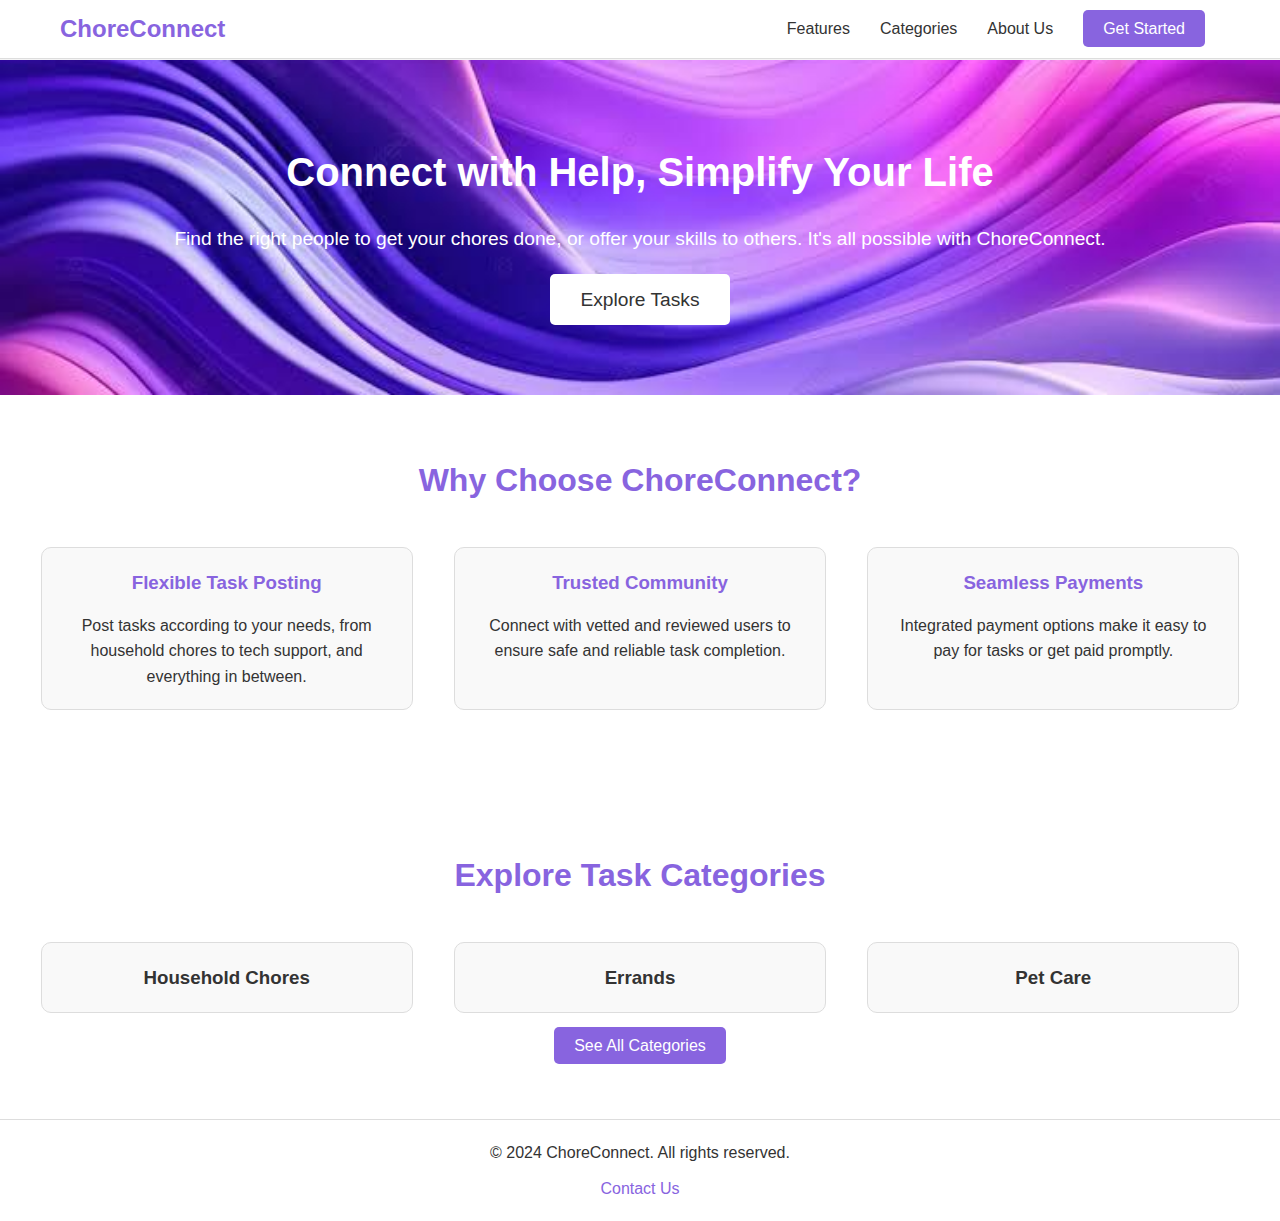
<file: index.html>
<!DOCTYPE html>
<html lang="en">
<head>
    <meta charset="UTF-8">
    <meta name="viewport" content="width=device-width, initial-scale=1.0">
    <title>ChoreConnect - Simplify Your To-Do List</title>
    <link rel="stylesheet" href="landing.css">
</head>
<body>
    <header>
        <nav>
            <div class="logo">ChoreConnect</div>
            <ul>
                <li><a href="#features">Features</a></li>
                <li><a href="#categories">Categories</a></li>
                <li><a href="about.html">About Us</a></li>
                <li><a href="./login.html" class="btn">Get Started</a></li>
            </ul>
        </nav>
    </header>

    <section class="hero">
        <div class="hero-content">
            <h1>Connect with Help, Simplify Your Life</h1>
            <p>Find the right people to get your chores done, or offer your skills to others. It's all possible with ChoreConnect.</p>
            <a href="#categories" class="cta">Explore Tasks</a>
        </div>
    </section>

    <section id="features" class="features">
        <h2>Why Choose ChoreConnect?</h2>
        <div class="features-grid">
            <div class="feature-item">
                <h3>Flexible Task Posting</h3>
                <p>Post tasks according to your needs, from household chores to tech support, and everything in between.</p>
            </div>
            <div class="feature-item">
                <h3>Trusted Community</h3>
                <p>Connect with vetted and reviewed users to ensure safe and reliable task completion.</p>
            </div>
            <div class="feature-item">
                <h3>Seamless Payments</h3>
                <p>Integrated payment options make it easy to pay for tasks or get paid promptly.</p>
            </div>
        </div>
    </section>

    <section id="categories" class="categories">
        <h2>Explore Task Categories</h2>
        <div class="category-grid">
            <div class="category-item">
                <h3>Household Chores</h3>
            </div>
            <div class="category-item">
                <h3>Errands</h3>
            </div>
            <div class="category-item">
                <h3>Pet Care</h3>
            </div>
            <!-- Add more categories as needed -->
        </div>
        <a href="category.html" class="btn">See All Categories</a>
    </section>

    <footer id="contact">
        <p>&copy; 2024 ChoreConnect. All rights reserved.</p>
        <a href="mailto:info@choreconnect.com">Contact Us</a>
    </footer>
</body>
</html>
</file>
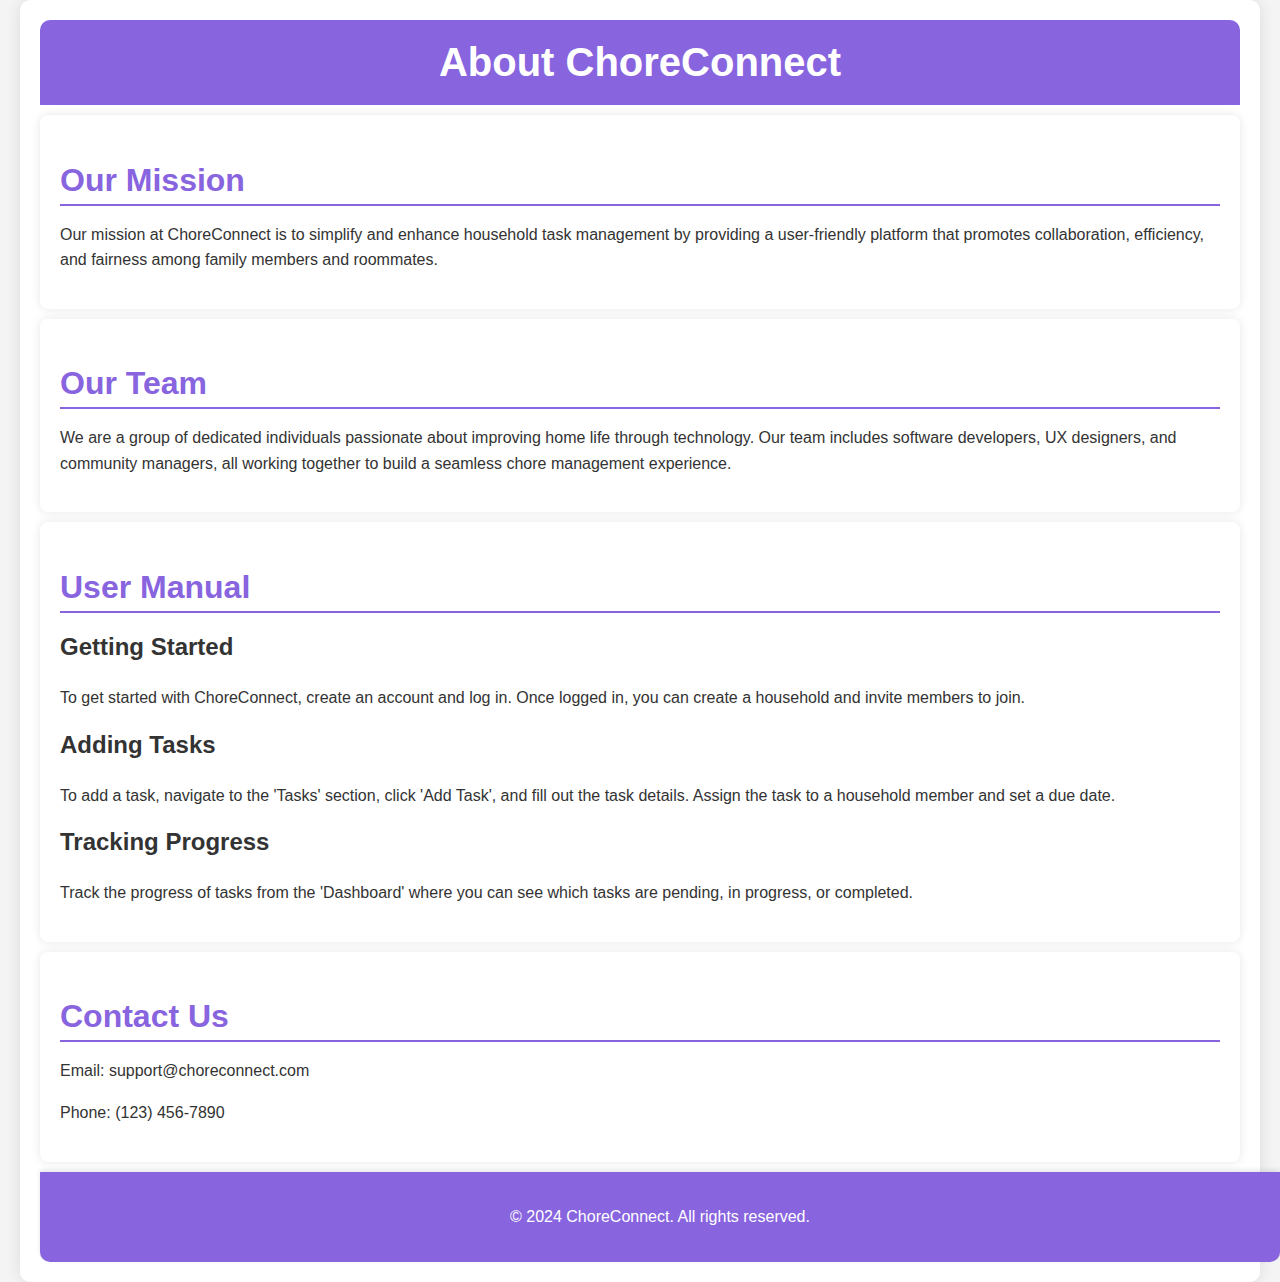
<file: about.html>
<!DOCTYPE html>
<html lang="en">
<head>
    <meta charset="UTF-8">
    <meta name="viewport" content="width=device-width, initial-scale=1.0">
    <title>About ChoreConnect</title>
    <link rel="stylesheet" href="about.css">
</head>
<body>
    <div class="container">
        <header>
            <h1>About ChoreConnect</h1>
        </header>
        <section>
            <h2>Our Mission</h2>
            <p>Our mission at ChoreConnect is to simplify and enhance household task management by providing a user-friendly platform that promotes collaboration, efficiency, and fairness among family members and roommates.</p>
        </section>
        <section>
            <h2>Our Team</h2>
            <p>We are a group of dedicated individuals passionate about improving home life through technology. Our team includes software developers, UX designers, and community managers, all working together to build a seamless chore management experience.</p>
        </section>
        <section>
            <h2>User Manual</h2>
            <h3>Getting Started</h3>
            <p>To get started with ChoreConnect, create an account and log in. Once logged in, you can create a household and invite members to join.</p>
            <h3>Adding Tasks</h3>
            <p>To add a task, navigate to the 'Tasks' section, click 'Add Task', and fill out the task details. Assign the task to a household member and set a due date.</p>
            <h3>Tracking Progress</h3>
            <p>Track the progress of tasks from the 'Dashboard' where you can see which tasks are pending, in progress, or completed.</p>
        </section>
        <section>
            <h2>Contact Us</h2>
            <p>Email: support@choreconnect.com</p>
            <p>Phone: (123) 456-7890</p>
        </section>
        <footer>
            <p>&copy; 2024 ChoreConnect. All rights reserved.</p>
        </footer>
    </div>
</body>
</html>
</file>
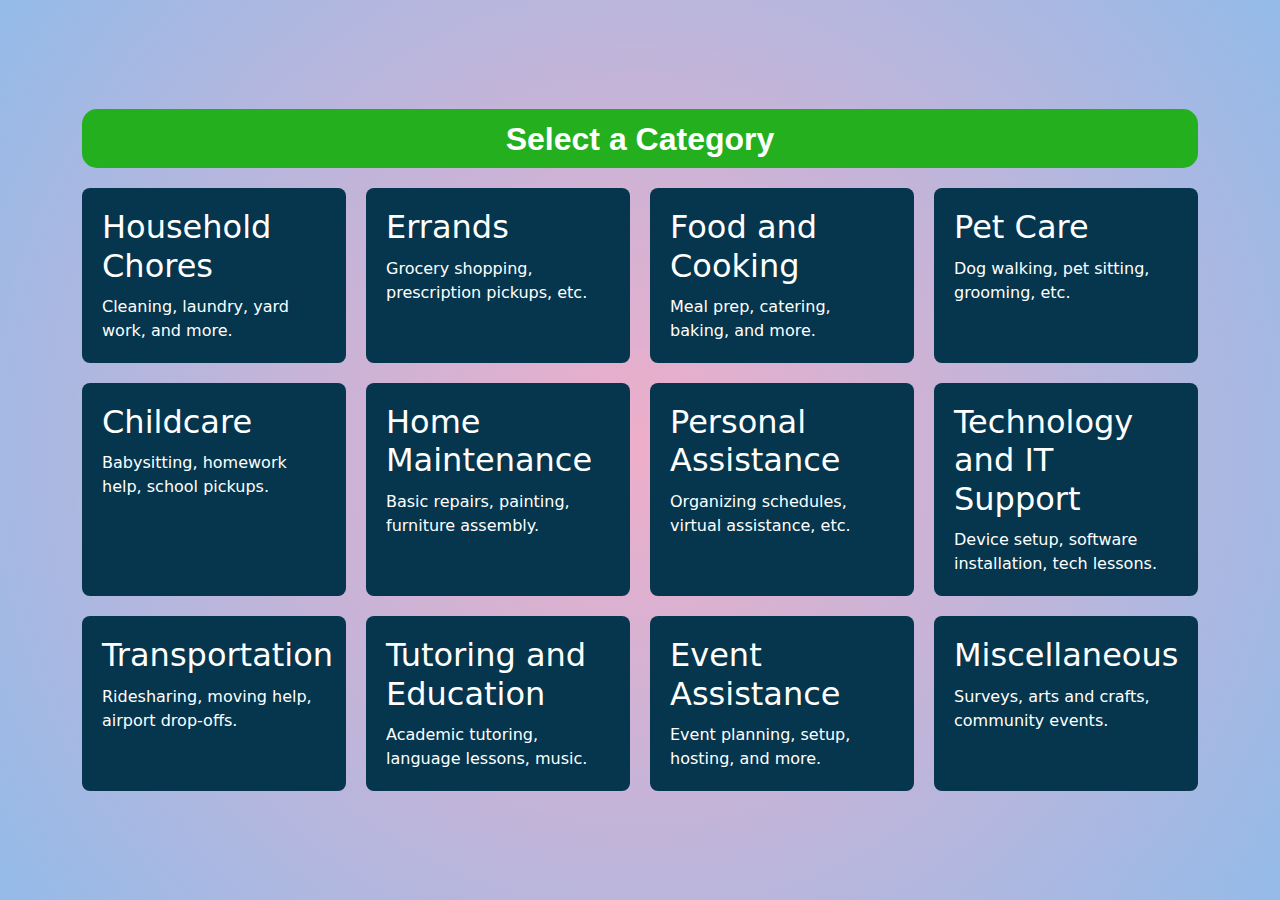
<file: category.html>
<!DOCTYPE html>
<html lang="en">
<head>
    <meta charset="UTF-8">
    <meta name="viewport" content="width=device-width, initial-scale=1.0">
    <title>ChoreConnect Categories</title>
    <link rel="stylesheet" href="category.css">
    <link href="https://cdn.jsdelivr.net/npm/bootstrap@5.3.3/dist/css/bootstrap.min.css" rel="stylesheet" integrity="sha384-QWTKZyjpPEjISv5WaRU9OFeRpok6YctnYmDr5pNlyT2bRjXh0JMhjY6hW+ALEwIH" crossorigin="anonymous">
</head>
<body>
    <div class="container">
        <div class="category1">Select a Category</div>
        <div class="category-grid">
            <div class="category" onclick="location.href='household-chores.html';">
                <h2>Household Chores</h2>
                <p>Cleaning, laundry, yard work, and more.</p>
            </div>
            <div class="category" onclick="location.href='errands.html';">
                <h2>Errands</h2>
                <p>Grocery shopping, prescription pickups, etc.</p>
            </div>
            <div class="category" onclick="location.href='food-cooking.html';">
                <h2>Food and Cooking</h2>
                <p>Meal prep, catering, baking, and more.</p>
            </div>
            <div class="category" onclick="location.href='pet-care.html';">
                <h2>Pet Care</h2>
                <p>Dog walking, pet sitting, grooming, etc.</p>
            </div>
            <div class="category" onclick="location.href='childcare.html';">
                <h2>Childcare</h2>
                <p>Babysitting, homework help, school pickups.</p>
            </div>
            <div class="category" onclick="location.href='home-maintenance.html';">
                <h2>Home Maintenance</h2>
                <p>Basic repairs, painting, furniture assembly.</p>
            </div>
            <div class="category" onclick="location.href='personal-assistance.html';">
                <h2>Personal Assistance</h2>
                <p>Organizing schedules, virtual assistance, etc.</p>
            </div>
            <div class="category" onclick="location.href='tech-support.html';">
                <h2>Technology and IT Support</h2>
                <p>Device setup, software installation, tech lessons.</p>
            </div>
            <div class="category" onclick="location.href='transportation.html';">
                <h2>Transportation</h2>
                <p>Ridesharing, moving help, airport drop-offs.</p>
            </div>
            <div class="category" onclick="location.href='tutoring-education.html';">
                <h2>Tutoring and Education</h2>
                <p>Academic tutoring, language lessons, music.</p>
            </div>
            <div class="category" onclick="location.href='event-assistance.html';">
                <h2>Event Assistance</h2>
                <p>Event planning, setup, hosting, and more.</p>
            </div>
            <div class="category" onclick="location.href='miscellaneous.html';">
                <h2>Miscellaneous</h2>
                <p>Surveys, arts and crafts, community events.</p>
            </div>
        </div>
    </div>
    <script src="https://cdn.jsdelivr.net/npm/bootstrap@5.3.3/dist/js/bootstrap.bundle.min.js" integrity="sha384-YvpcrYf0tY3lHB60NNkmXc5s9fDVZLESaAA55NDzOxhy9GkcIdslK1eN7N6jIeHz" crossorigin="anonymous"></script>
</body>
</html>
</file>
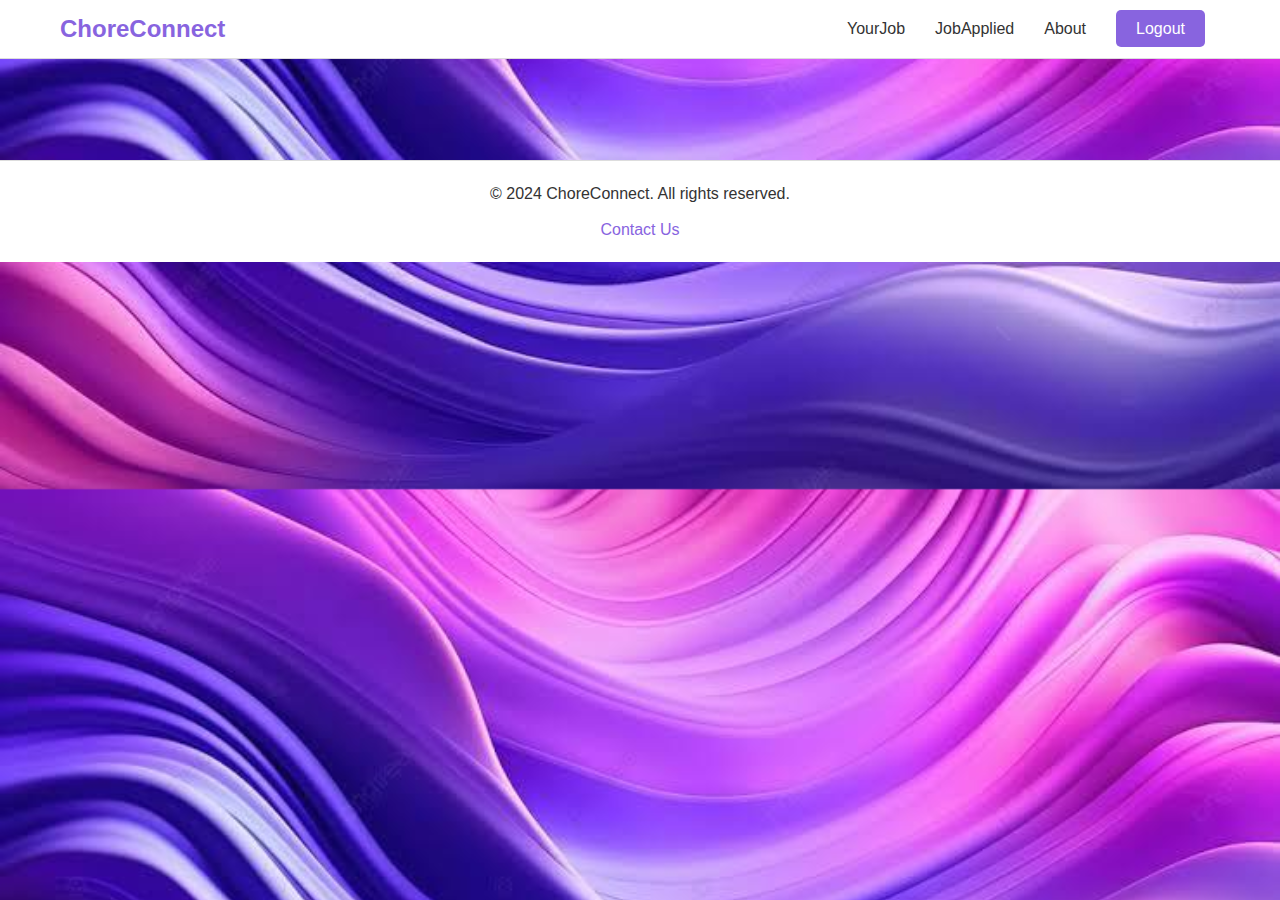
<file: feed.html>
<!DOCTYPE html>
<html lang="en">
<head>
    <meta charset="UTF-8">
    <meta name="viewport" content="width=device-width, initial-scale=1.0">
    <title>ChoreConnect - Task Feed</title>
    <link rel="stylesheet" href="feet.css">
</head>
<body>
    <header>
        <nav>
            <div class="logo">ChoreConnect</div>
            <ul>
                <li><a id="profile" href="#home"></a></li>
                <li><a href="#profile">YourJob</a></li>
                <li><a href="#messages">JobApplied</a></li>
                <li><a href="./about.html">About</a></li>
                <li><a id="logout" class="btn">Logout</a></li>
            </ul>
        </nav>
    </header>

    <section class="feed">

    </section>

    <footer>
        <p>&copy; 2024 ChoreConnect. All rights reserved.</p>
        <a href="mailto:info@choreconnect.com">Contact Us</a>
    </footer>
</body>
<script>
    var user;
    var template = '<div class="feed-container"><div class="task"><h3>Task Title: Lawn Mowing</h3><p>Description: Need someone to mow my lawn this weekend. Must have your own equipment.</p><p>Category: Household Chores</p><p>Posted by: User123</p><p>Price:</p><div class="task-actions"><button class="btn accept">Apply</button></div></div</div>'
   
    function getQueryParam(name) {
    const params = new URLSearchParams(window.location.search);
    return params.get(name);
    }
    const userParam = getQueryParam('user');

if (userParam) {
    // Decode and parse the JSON string back into an object
    user = JSON.parse(decodeURIComponent(userParam));
} else {
    console.log('User parameter not found');
}
//
//
document.querySelector("#profile").addEventListener("click",function(){
    window.location.href = "./profile.html?user=" + encodeURIComponent(JSON.stringify(user));
})
//
document.querySelector("#profile").textContent = user.name
// suggesting feeds.... 
var jobData;
async function fetchJobs() {
    try {
        const response = await fetch(`https://statuscodebackend.onrender.com/jobs`);
        if (!response.ok) {
            throw new Error('Network response was not ok');
        }
        jobData = await response.json();
    } catch (error) {
        console.error('Error fetching users:', error);
    }
}
document.querySelector("#logout").addEventListener("click",function(){
    window.location.href = "./index.html"
})

fetchJobs()
var trackedJob = []
setTimeout(()=>{
    var userTags = user.tags
    for(var item=0;item<userTags.length;item++){
        const filteredData = jobData.filter(items => 
            Array.isArray(items.tags) && items.tags.includes(userTags[item])
        );
        for(var i=0;i<filteredData.length;i++){
            if(filteredData[i].ownerEmail != user.email && !trackedJob.includes(filteredData[i])){
                trackedJob.push(filteredData[i])
            }
        }
    }
    console.log(trackedJob)

    var m = document.querySelector("section")
for(var i=0;i<trackedJob.length;i++){
    m.innerHTML += template
}
var jj = document.querySelectorAll(".task")

for(var ii=0;ii<jj.length;ii++){
    jj[ii].querySelector("h3").textContent = "Task Title: " + trackedJob[ii].title
    var alle = jj[ii].querySelectorAll("p")
    alle[0].textContent = "Description: " + trackedJob[ii].des
    var cat =""
    for(var n=0;n<trackedJob[ii].tags.length;n++){
        if(n == trackedJob[ii].tags.length-1){
            cat += trackedJob[ii].tags[n]
        }
        else{
            cat += trackedJob[ii].tags[n] + ","
        }
    }
    alle[1].textContent = "Category: " + cat
    alle[2].textContent = "Posted By: " + trackedJob[ii].ownerEmail
    alle[3].textContent = "Price: " + trackedJob[ii].price
    console.log(trackedJob[ii])
}
all_b = document.querySelectorAll(".btn")
var all_applied = user.appliedJobId
for(var ib=0;ib<all_b.length;ib++){
    all_b[ib].addEventListener("click",function(){
        this.textContent = "Applied"
        
    })
}

},2000)





</script>
</html>
</file>
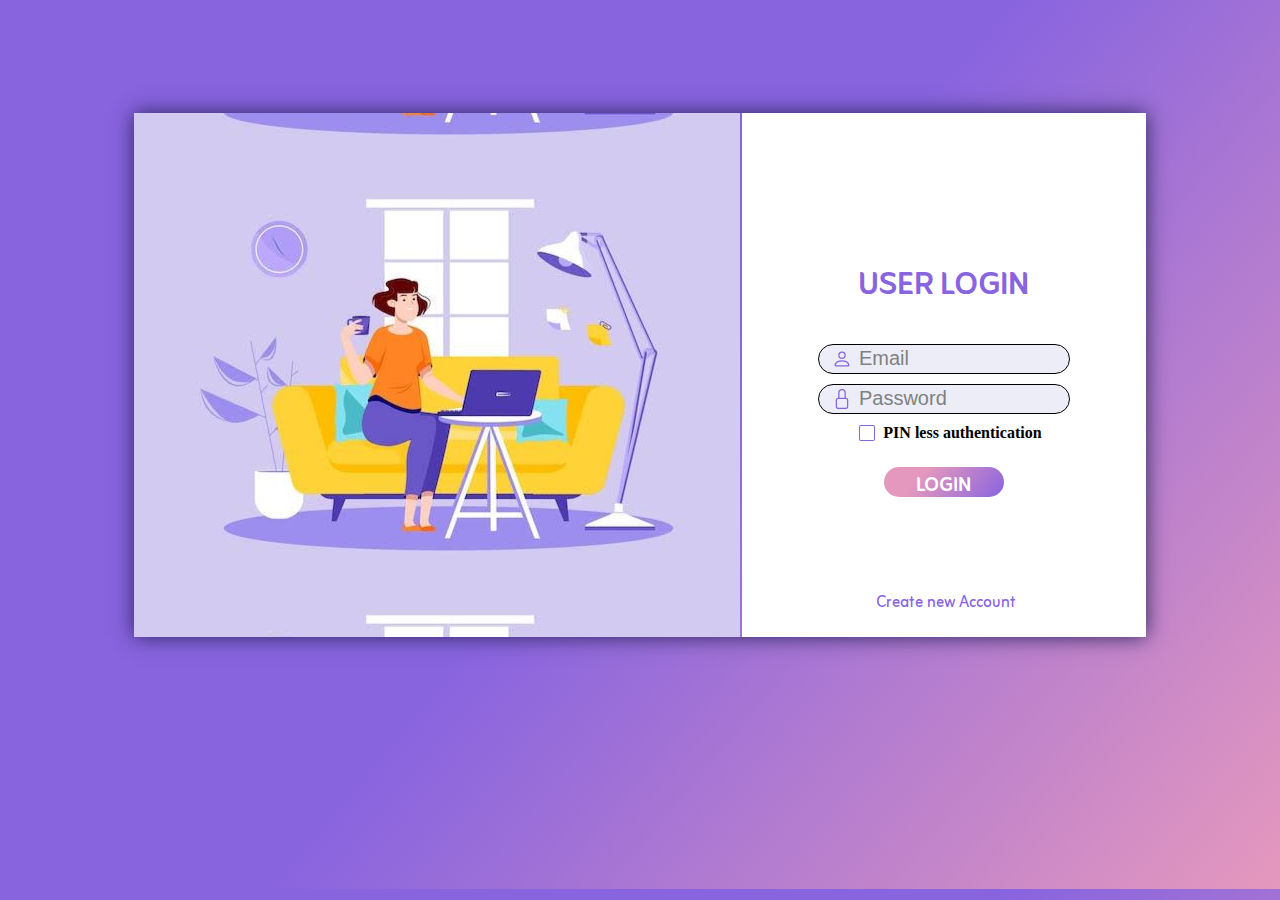
<file: login.html>
<!DOCTYPE html>
<html lang="en">
<head>
    <meta charset="UTF-8">
    <meta name="viewport" content="width=device-width, initial-scale=1.0">
    <title>Login</title>
    <style>
        body{
            background: linear-gradient(130deg,#8864df 50%,#e598bd) ;
            display: flex;
        }
        
        /* larger screen style */
        @media screen and (min-width: 1000px){
            body{
                display: flex;
                gap: 1px;
                justify-content: center;
                height: 97vh;
            }
            .login_box{
                height: 60%;
                width: 80%;
                max-width: 1500px;
                min-width: 1000px;
                max-height: 600px;
                min-height: 350px;
                position: relative;
                top: 12%;
                box-shadow: 0px 0px 20px #2b255e,-0px -0px 0px #2b255e;
                display: grid;
                gap: 2px;
                grid-template-columns: repeat(5,1fr);
                grid-template-rows: repeat(7,1fr);
            }
            #info{
                background-image: url("./imageThis.jpg");
                background-position: center;
                grid-row: 1/8;
                grid-column: 1/4;
            }
            .otp_p{
                display: flex;
                gap: 2px;
                flex-direction: column;
                grid-row: 1/8;
                grid-column: 4/6;
                background-color: white;
                justify-content: center;
                align-items: center;
            
            }
            .otp_p *{
                opacity: 100%;
            }
            .otp_p p{
                margin: 0px;
                font-family: "zain";
                color: #8864df;
                font-size: 24px;
            }
            #login_info{
                display: flex;
                gap: 10px;
                flex-direction: column;
                grid-row: 1/8;
                grid-column: 4/6;
                background-color: white;
                justify-content: center;
                align-items: center;
            
            }
            
            
            h1{
                font-family: "Zain";
                color: #8864df;
                position: relative;
                top: -10px;
            }
            svg{
                position: relative;
                left: 5px;
                color: #8864df;
            }
            input{
                background-color: #ededf8;
                border: 0px;
                width: 200px;
                font-size: 20px;
                color: gray;
            }


            .user_detail{
                display: flex;
                gap: 10px;
    
                width: 250px;
                justify-content: center;
                align-items: center;
                border: 1px solid;
                background-color: #ededf8;
                border-radius: 20px;
                position: relative;
                top: -10px;
            }
            span{
                position: relative;
                left: 8px;
                font-weight: bold;
            }
            input:focus{
                outline: none;
            }
            .button{
                height: 30px;
                width: 120px;
                background: linear-gradient(130deg,#e598bd 30%,#8864df);
                border-radius: 40px;
                display: flex;
                justify-content: center;
                align-items: center;
                z-index: 2;
                cursor: pointer;
                user-select: none;
            }
            .button p{
                font-family: "Zain";
                font-weight: 700;
                font-size: 20px;
                color: white;
                margin: 0px;
                padding: 0px;
                height: 25px;

            }
            .button_unactive{
                display: none;
            }
            .animation_circle{
                height: 20px;
                width: 20px;
                border: 2px solid black;
                border-radius: 50%;
                filter: blur(1px);
            }
            .animation_circle_frame1{
                border-width: 0px 0px 2px 0px;
            }
            .animation_circle_frame2{
                border-width: 0px 0px 0px 2px;
            }
            .animation_circle_frame3{
                border-width: 2px 0px 0px 0px;
            }
            .animation_circle_frame4{
                border-width: 0px 2px 0px 0px;
            }
            .Warning_Box{
                position: absolute;
                height: 300px; /* 300px */ 
                width: 500px; /* 500px */
                border: 2px solid darkgrey;
                z-index: 10;
                top: 23vh;
                background-color: white;
                display: flex;
                flex-direction: column;
                justify-content: center;
                align-items: center;
                gap: 0px;
                font-family: "Zain";
                font-size: 18px;
                color: #8864df;
            }
            .Warning_Box h2{
                margin: 0px;
                padding: 0px;
                color: darkred;
            }
            .Warning_Box button{
                width: 60px;
                height: 25px;
                margin-bottom: 10px;
            }
            .hide{
                display: none;
            }
            .timer{
                display: inline-block;
                height: 15px;
                width: 40px;
                position: relative;
                top: 1.5px;
                left: 3px;
                font-size: 13px;
            }
            .register{
                position: absolute;
                bottom: 5px;
                margin-left: 5px;
                color: #8864df;
                font-family: "zain";
                font-size: 16px;
                cursor: pointer;
                user-select: none;
            }
            #reg{
                grid-row: 1/8;
                grid-column: 1/6;
                background-color: white;
                display: none;
                justify-content: center;
                align-items: center;
                font-family: "zain";
                flex-direction: column;
                gap: 5px;
            }
            #reg > div{
                display: flex;
                justify-content: space-between;
                width: 310px;
                position: relative;
                top: -40px;
            }
            #reg > h2{
                position: relative;
                top: -38px;
                left: 15px;
                font-family: "zain";
                font-size: 30px;
                margin-bottom:3px ;
                color:#2b255e;
            }
            #regOTP{
                grid-row: 1/8;
                grid-column: 1/6;
                background-color: white;
                display: none;
                justify-content: center;
                align-items: center;
                font-family: "zain";
                flex-direction: column;
                gap: 5px;
            }
            #regOTP > *{
                opacity: 0%;
            }
        }
    </style>
</head>
<body>
    <div class="Warning_Box hide">
        <h2 style="display: block;">"USER NOT FOUND"</h2>
        <p>Want to register??</p>
        <button style="display: inline;">yes</button>
        <button>no</button>
    </div>
    <div class="login_box">
        <div id="info"></div>
        <div class="otp_p hide">
            <div style="width: 200px; height: 30px;">
                <p>Enter OTP</p>
            </div>
            <input type="text" style="width: 200px;">
            <div style="width: 200px; height: 30px; margin-top: 15px;">
                <button>submit</button>
                <button class="resend">resend</button>
                <span class="timer">00:30</span>
            </div>
            <div style="width: 100px; height: 30px;">
                <p class="mismatchOtp hide" style="color: red; font-size: 14px; font-family: 'Franklin Gothic Medium', 'Arial Narrow', Arial, sans-serif; margin-top: 0px;">Incorrect OTP</p>
            </div>
        </div>
        <div id="reg" class='hide'>
            <h2>Creating an account</h2>
            <div id="rName">Name <input type="text" style="position: relative; left: -18px;"> </div>
            <div id="rEmail">Email <input type="email" style="position: relative; left: -18px;"></div>
            <div id="rP">Password <div><input type="password" id="p1"> <img  class="show" src="./eye-slash-fill.svg" alt="logo"></div> </div>
            <div>Confirm Pass <div><input type="password" id="p2"> <img class="show" src="./eye-slash-fill.svg" alt="logo"></div> </div>
            <div style="display: flex; justify-content: center; position: relative; left: 30px;top: -30px;"><button>submit</button> </div>
            <div style="top: -30px;color: red; opacity: 0%;;" id="misPass"> mismatched password, Try again</div>
            <div style="top: -30px;color: red; opacity: 0%;;" id="misName"> length of name must be greater than 2</div>
            <div style="top: -30px;color: red; opacity: 0%;;" id="misPassLen"> Password length must be greater than 6</div>
        </div>
        <div id="regOTP">
            <div style="width: 200px; height: 30px;">
                <p>Enter OTP</p>
            </div>
            <input type="text" style="width: 200px;">
            <div style="width: 200px; height: 30px; margin-top: 15px;">
                <button>submit</button>
                <button class="resend">resend</button>
                <span class="Regtimer">00:30</span>
            </div>
            <div style="width: 100px; height: 30px;">
                <p class="mismatchOtp hide" style="color: red; font-size: 14px; font-family: 'Franklin Gothic Medium', 'Arial Narrow', Arial, sans-serif; margin-top: 0px;">Incorrect OTP</p>
            </div>
        </div>
        <div id="login_info">
            <h1>USER LOGIN</h1>
            <div class="user_detail" style="height: 28px;">
                <svg xmlns="http://www.w3.org/2000/svg" width="20" height="20" fill="currentColor" class="bi bi-person" viewBox="0 0 16 16">
                    <path d="M8 8a3 3 0 1 0 0-6 3 3 0 0 0 0 6m2-3a2 2 0 1 1-4 0 2 2 0 0 1 4 0m4 8c0 1-1 1-1 1H3s-1 0-1-1 1-4 6-4 6 3 6 4m-1-.004c-.001-.246-.154-.986-.832-1.664C11.516 10.68 10.289 10 8 10s-3.516.68-4.168 1.332c-.678.678-.83 1.418-.832 1.664z"/>
                </svg>
                
                <input type="email" value = "Email" id="username" name="username">
            </div>
            <div class="user_detail" id="pass" style="height: 28px;">
                <svg xmlns="http://www.w3.org/2000/svg" width="20" height="20" fill="currentColor" class="bi bi-lock" viewBox="0 0 16 16">
                    <path d="M8 1a2 2 0 0 1 2 2v4H6V3a2 2 0 0 1 2-2m3 6V3a3 3 0 0 0-6 0v4a2 2 0 0 0-2 2v5a2 2 0 0 0 2 2h6a2 2 0 0 0 2-2V9a2 2 0 0 0-2-2M5 8h6a1 1 0 0 1 1 1v5a1 1 0 0 1-1 1H5a1 1 0 0 1-1-1V9a1 1 0 0 1 1-1"/>
                </svg>
                
                <input type="text" value="Password"  name="password" id="password" style="position: relative">
            </div>
            <!-- pin less -->
            <div class="pin" style="display: flex; gap: 5px; justify-content: center; align-items: center;position: relative;;top: -10px;">
                <svg xmlns="http://www.w3.org/2000/svg" width="16" height="16" fill="currentColor" class="bi bi-square" viewBox="0 0 16 16">
                    <path d="M14 1a1 1 0 0 1 1 1v12a1 1 0 0 1-1 1H2a1 1 0 0 1-1-1V2a1 1 0 0 1 1-1zM2 0a2 2 0 0 0-2 2v12a2 2 0 0 0 2 2h12a2 2 0 0 0 2-2V2a2 2 0 0 0-2-2z"/>
                </svg>
                
                <span>PIN less authentication</span>
                
            </div>
            <!-- login buuton -->
             <div class="wrapper" style="height: 40px; width: 120px; display: flex;justify-content: center; align-items: center;">

                 <div class="button">
                     <p class="">LOGIN</p>
                     <div class="animation_circle animation_circle_frame1 button_unactive"></div>
                    </div>
            </div>
            <p class="register">Create new Account</p>
        </div>
    </div>
    
<link rel="preconnect" href="https://fonts.googleapis.com">
<link rel="preconnect" href="https://fonts.gstatic.com" crossorigin>
<link href="https://fonts.googleapis.com/css2?family=Zain:wght@200;300;400;700;800;900&display=swap" rel="stylesheet">
<link rel="preconnect" href="https://fonts.googleapis.com">
<link rel="preconnect" href="https://fonts.gstatic.com" crossorigin>
<link href="https://fonts.googleapis.com/css2?family=Teko:wght@300..700&family=Titillium+Web:ital,wght@0,200;0,300;0,400;0,600;0,700;0,900;1,200;1,300;1,400;1,600;1,700&display=swap" rel="stylesheet">
</body>
<script src="./login_animations.js" charset="UTF-8"></script>
</html>
</file>
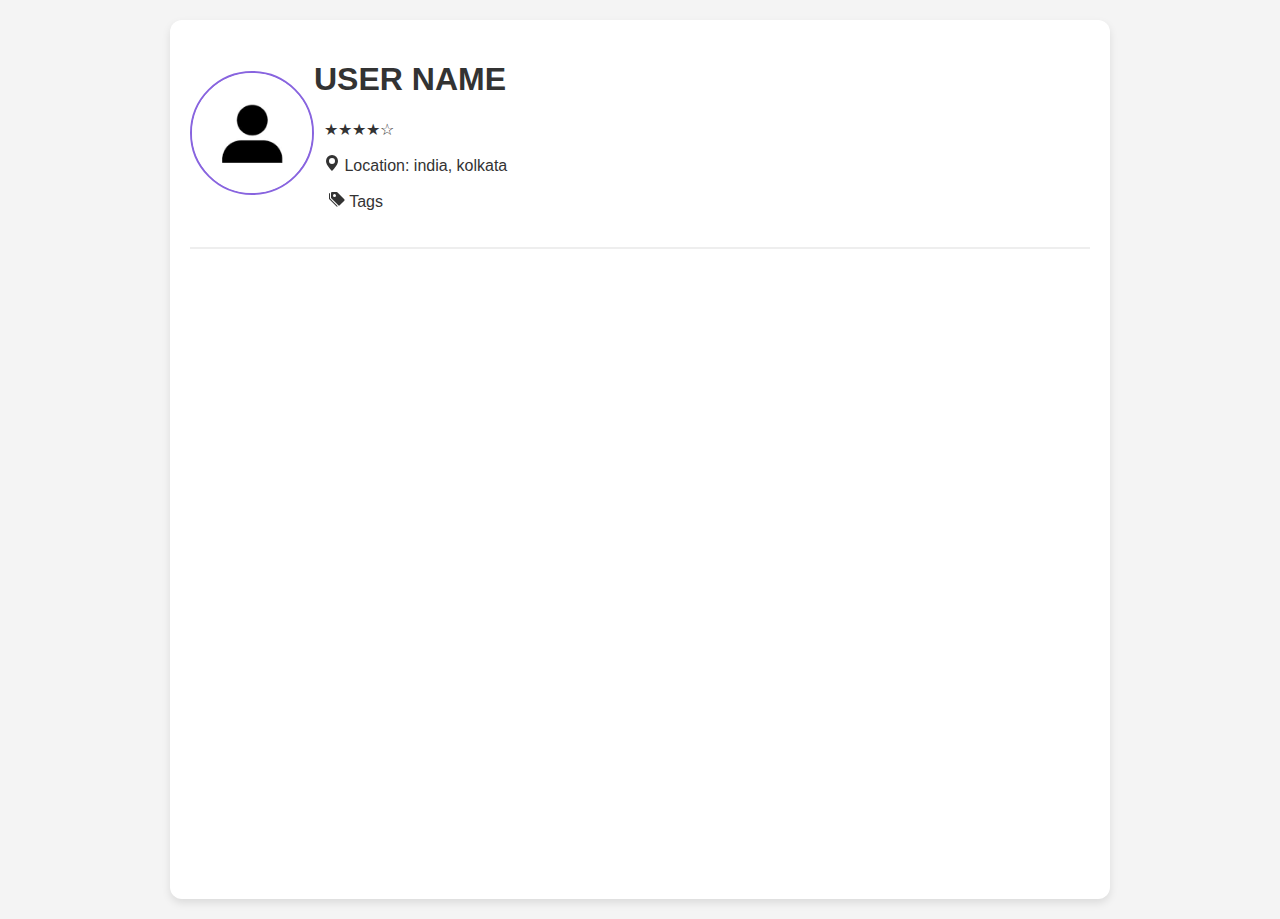
<file: profile.html>
<!DOCTYPE html>
<html lang="en">
<head>
    <meta charset="UTF-8">
    <meta name="viewport" content="width=device-width, initial-scale=1.0">
    <title>ChoreConnect - User Profile</title>
    <link rel="stylesheet" href="profile.css">
</head>
<body>
    <div class="profile-container">
        <header class="profile-header">
            <div class="profile-pic-container">
                <img src="ppp.png" alt="Profile Picture" class="profile-pic">
            </div>
            <div class="profile-info">
                <h1 class="username" contenteditable="false">USER NAME</h1>
                <div class="rating" style="position: relative;left: 10px;" contenteditable="true">★★★★☆</div>
                <p class="location" style="position: relative; left: 10px;" contenteditable="false"> <svg xmlns="http://www.w3.org/2000/svg" width="16" height="16" fill="currentColor" class="bi bi-geo-alt-fill" viewBox="0 0 16 16">
                    <path d="M8 16s6-5.686 6-10A6 6 0 0 0 2 6c0 4.314 6 10 6 10m0-7a3 3 0 1 1 0-6 3 3 0 0 1 0 6"/>
                  </svg> Location: india, kolkata</p>
                  <p class="tags location" style="position: relative; left: 15px;" contenteditable="false"> <svg xmlns="http://www.w3.org/2000/svg" width="16" height="16" fill="currentColor" class="bi bi-tags-fill" viewBox="0 0 16 16">
                    <path d="M2 2a1 1 0 0 1 1-1h4.586a1 1 0 0 1 .707.293l7 7a1 1 0 0 1 0 1.414l-4.586 4.586a1 1 0 0 1-1.414 0l-7-7A1 1 0 0 1 2 6.586zm3.5 4a1.5 1.5 0 1 0 0-3 1.5 1.5 0 0 0 0 3"/>
                    <path d="M1.293 7.793A1 1 0 0 1 1 7.086V2a1 1 0 0 0-1 1v4.586a1 1 0 0 0 .293.707l7 7a1 1 0 0 0 1.414 0l.043-.043z"/>
                  </svg> Tags</p>
            </div>
        </header>
        <section class="bio">   
        </section>
        <section class="skills">
            <h2>Skills & Expertise</h2>
            <ul>
                <li><img src="s.jpg" alt="Skill 1"> <span contenteditable="true">Skill 1</span></li>
                <li><img src="s.jpg" alt="Skill 2"> <span contenteditable="true">Skill 2</span></li>
                <li><img src="s.jpg" alt="Skill 3"> <span contenteditable="true">Skill 3</span></li>
            </ul>
        </section>
        <section class="recent-activity">
            <h2>Recent Activity</h2>
            <div class="activity-item">
                <p contenteditable="false">Task 1 - Completed</p>
            </div>
            <div class="activity-item">
                <p contenteditable="false">Task 2 - Completed</p>
            </div>
        </section>
        <section class="contact">
            <h2>Contact</h2>
            <div class="social-media">
                <a href="https://instagram.com/username" target="_blank"><img src="instagram.png" alt="Twitter"></a>
                <a href="https://linkedin.com/in/username" target="_blank"><img src="linkedin.png" alt="LinkedIn"></a>
            </div>
        </section>
        
    </div>

    <script>
    var user;
    
    function getQueryParam(name) {
    const params = new URLSearchParams(window.location.search);
    return params.get(name);
    }
    const userParam = getQueryParam('user');

if (userParam) {
    // Decode and parse the JSON string back into an object
    user = JSON.parse(decodeURIComponent(userParam));
} else {
    console.log('User parameter not found');
}
document.querySelector(".username").textContent = user.name  
function editProfile() {
            alert("Profile editing is enabled.");
        }

        document.querySelector(".tags").addEventListener("click",function(){
            window.location.href = "./tag_list.html?user=" + encodeURIComponent(JSON.stringify(user));
        })

        function inviteToTask() {
            alert("Invite functionality.");
        }
    </script>
</body>
</html>
</file>
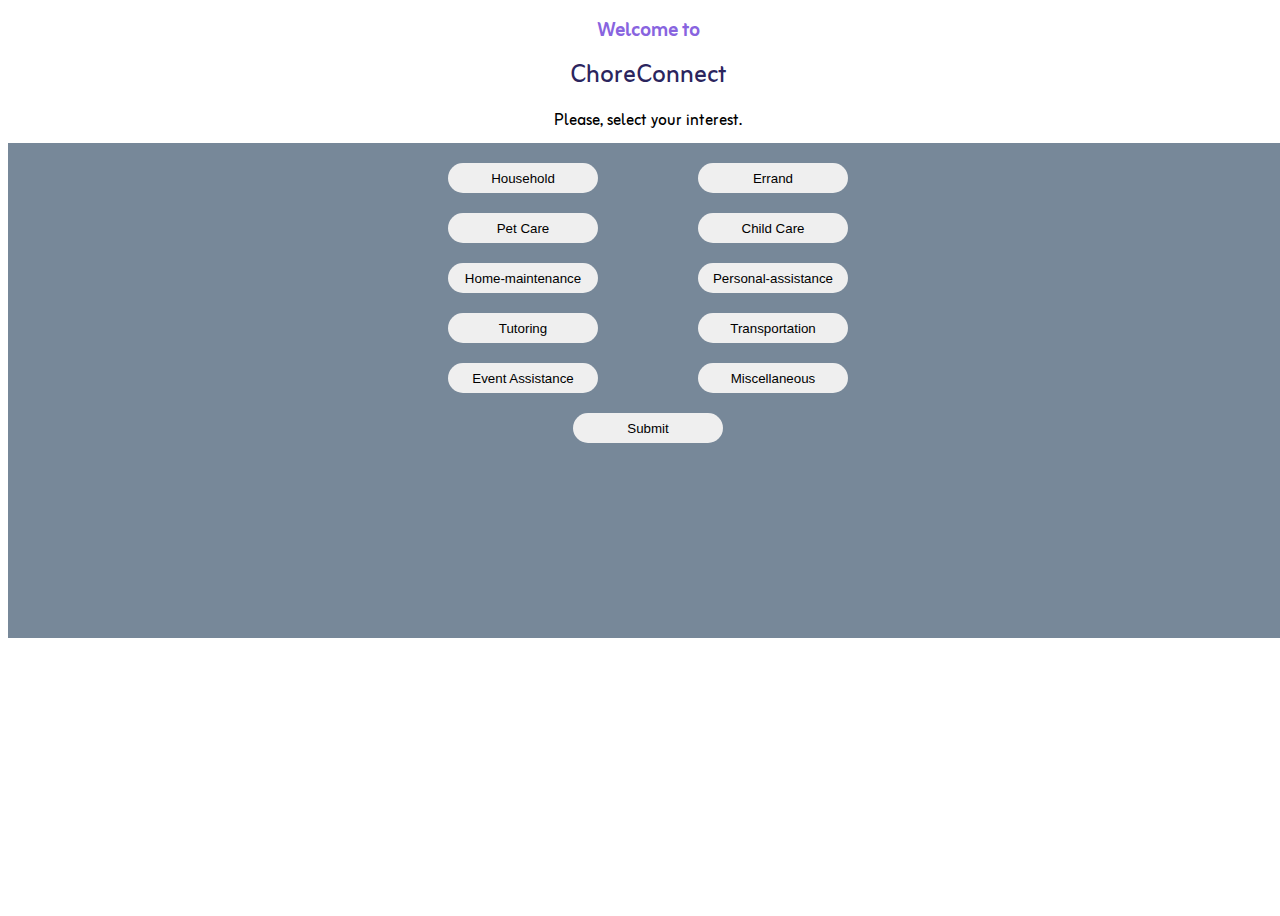
<file: tag_list.html>
<!DOCTYPE html>
<html lang="en">
<head>
    <meta charset="UTF-8">
    <meta name="viewport" content="width=device-width, initial-scale=1.0">
    <title>select Tag</title>
    <style>
        body{
            display: grid;
            width: 100%;
            height: 100vh;
            grid-template-columns: repeat(5,1fr);
            grid-template-rows: repeat(20,1fr);
        }
        #welMessage{
            display: flex;
            justify-content: center;
            align-items: center;
            grid-column: 1/6;
            grid-row: 1/2;
            font-size: 20px;
            font-family: "zain";
            font-weight: 600;
            color: #8864df;
        }
        #Cname{
            display: flex;
            grid-column:1/6 ;
            grid-row: 2/3;
            justify-content: center;
            align-items: center;
            font-family: "zain";
            font-size: 25px;
            color: #2b255e;
        }
        #mainBox{
            display: flex;
            flex-direction: column;
            grid-column: 1/6;
            grid-row: 4/15;
            background-color: lightslategray;
            align-items: center;
            gap: 20px;
        }
        #mainBox > div{
            display: flex;
            justify-content: space-between;
            position: relative;
            top: 20px;
            width: 400px;
        }
        button{
            width: 150px;
            height: 30px;
            border-radius: 30px;
            border: 0px solid black;   
        }
        .greyy{
            background-color: grey;
        }
        #message{
            display: flex;
            grid-column: 1/6;
            grid-row: 3/4;
            justify-content: center;
            align-items: center;
            font-family: "zain";
        }
        
        
    </style>
</head>
<body>
    <div id="welMessage">Welcome to</div>
    <div id="Cname">ChoreConnect </div>
    <div id="message">Please, select your interest.</div>
    <div id="mainBox">
        <div><button>Household</button><button>Errand</button></div>
        <div><button>Pet Care</button><button>Child Care</button></div>
        <div><button>Home-maintenance</button><button>Personal-assistance</button></div>
        <div><button>Tutoring</button><button>Transportation</button></div>
        <div><button>Event Assistance</button><button>Miscellaneous</button></div>
        <div style="justify-content:center;"><button id="submit">Submit</button></div>

    </div>
    

</body>
<link rel="preconnect" href="https://fonts.googleapis.com">
<link rel="preconnect" href="https://fonts.gstatic.com" crossorigin>
<link href="https://fonts.googleapis.com/css2?family=Zain:wght@200;300;400;700;800;900&display=swap" rel="stylesheet">
<link rel="preconnect" href="https://fonts.googleapis.com">
<script>
var user;
var userData;

function getQueryParam(name) {
    const params = new URLSearchParams(window.location.search);
    return params.get(name);
}
async function fetchUsers(email) {
    try {
        const response = await fetch(`https://statuscodebackend.onrender.com/users`);
        if (!response.ok) {
            throw new Error('Network response was not ok');
        }
        userData = await response.json();
        user = userData.find(item => item.email === email)
    } catch (error) {
        console.error('Error fetching users:', error);
    }
}

// Get the encoded JSON string from the query parameter
const userParam = getQueryParam('user');

if (userParam) {
    // Decode and parse the JSON string back into an object
    user = JSON.parse(decodeURIComponent(userParam));
} else {
    console.log('User parameter not found');
}
    // Function to update an existing user
    async function updateUser(userEmail,passw,namee,ojob,ajob,gjob,utags,urating,uacAge) {
    const updatedUser = {
        password: passw,
        name: namee,
        ownedJobId: ojob,
        appliedJobId: ajob,
        jobGivenId: gjob,
        tags: utags,
        rating: urating,
        acAge: uacAge
    };
    const response = await fetch(`https://statuscodebackend.onrender.com/users/${userEmail}`, {
        method: 'PUT',
        headers: {
            'Content-Type': 'application/json',
        },
        body: JSON.stringify(updatedUser)
    });
    const result = await response.text();
    console.log(result);
    fetchUsers(userEmail)
    alert("change success")
}
    var allButton = document.querySelectorAll("button")
    var tagList = []
    for(var item=0;item<allButton.length-1;item++){
        allButton[item].addEventListener("mouseenter",function(){
            this.style.color = 'red'
        })
    }
    for(var item=0;item<allButton.length-1;item++){
        allButton[item].addEventListener("mouseleave",function(){
            this.style.color = 'black'
        })
    }
    for(var item=0;item<allButton.length-1;item++){
        allButton[item].addEventListener("click",function(){
            this.classList.toggle('greyy')
            if(this.classList[0] == 'greyy'){
                tagList.push(this.textContent)
            }
            else{
                tagList = tagList.filter(fruit => fruit !== this.textContent);
            }
        })
    }

    document.querySelector("#submit").addEventListener("click",function(){
        var maill = user.email
        this.classList.add('greyy')
        setTimeout(()=>{this.classList.remove('greyy')},80)
        updateUser(user.email,user.password,user.name,[],[],[],tagList,5,"new")

        window.location.href = "./feed.html?user=" + encodeURIComponent(JSON.stringify(user));
    })

</script>

</html>
</file>
<file: about.css>
body {
    font-family: 'Segoe UI', Tahoma, Geneva, Verdana, sans-serif;
    margin: 0;
    padding: 0;
    background-color: #f4f4f4;
    color: #333;
}

/* Container */
.container {
    max-width: 1200px;
    margin: 0 auto;
    padding: 20px;
    box-shadow: 0 0 15px rgba(0, 0, 0, 0.1);
    background: #ffffff;
    border-radius: 10px;
}

/* Header */
header {
    background: #8864df;
    color: #ffffff;
    padding: 20px 0;
    text-align: center;
    border-radius: 10px 10px 0 0;
}

header h1 {
    margin: 0;
    font-size: 2.5em;
}

/* Sections */
section {
    padding: 20px;
    margin: 10px 0;
    background: #ffffff;
    border-radius: 8px;
    box-shadow: 0 0 10px rgba(0, 0, 0, 0.1);
}

section h2 {
    font-size: 2em;
    color: #8864df;
    border-bottom: 2px solid #8864df;
    padding-bottom: 5px;
    margin-bottom: 15px;
}

section p {
    line-height: 1.6;
}

/* User Manual Styles */
section h3 {
    font-size: 1.5em;
    margin-top: 20px;
    color: #333;
}

/* Footer */
footer {
    text-align: center;
    padding: 20px;
    background: #8864df;
    color: white;
    border-radius: 0 0 10px 10px;
    position: relative;
    bottom: 0;
    width: 100%;
    box-shadow: 0 -2px 5px rgba(0, 0, 0, 0.1);
}

/* Responsive Design */
@media (max-width: 768px) {
    .container {
        padding: 10px;
    }
    
    header h1 {
        font-size: 2em;
    }
    
    section h2 {
        font-size: 1.5em;
    }
    
    section h3 {
        font-size: 1.2em;
    }
}
</file>
<file: category.css>
body {
    margin: 0;
    font-family: Arial, sans-serif;
    background: rgb(238,174,202);
  background: radial-gradient(circle, rgba(238,174,202,1) 0%, rgba(148,187,233,1) 100%);
    display: flex;
    justify-content: center;
    align-items: center;
    height: 100vh;
    text-align: center;
  }
  
  .container {
    width: 80%;
  }
  
  .category1 {
    color: #fae4e4;
    background-color: rgb(36, 175, 31);
    height: 3.7rem;
    width: 100%;
    border-radius: 15px;
    margin-bottom: 20px;
    display:flex;
    justify-content: center;
    align-items: center;
    color:white;
    font-size: 2rem;
    font-family: Arial, Helvetica, sans-serif;
    font-weight: 600;
  
  }
  
  .category-grid {
    display: grid;
    grid-template-columns: repeat(auto-fit, minmax(250px, 1fr));
    gap: 20px;
  }
  
  .category {
    background-color: #05364d;
    color: white;
    padding: 20px;
    border-radius: 8px;
    cursor: pointer;
    transition: transform 0.3s ease, background-color 0.3s ease;
    text-align: left;
  }
  
  .category:hover {
    transform: scale(1.05);
    background-color: #704bb7;
  }
  
  .category h2 {
    margin: 0 0 10px;
  }
  
  .category p {
    margin: 0;
  }
</file>
<file: profile.css>
body {
    font-family: 'Segoe UI', Tahoma, Geneva, Verdana, sans-serif;
    background-color: #f4f4f4;
    margin: 0;
    padding: 0;
    color: #333;
}

.profile-container {
    max-width: 900px;
    margin: 20px auto;
    padding: 20px;
    background-color: #fff;
    border-radius: 12px;
    box-shadow: 0 4px 8px rgba(0,0,0,0.1);
    animation: fadeIn 1s ease-in-out;
}

.profile-header {
    display: flex;
    align-items: center;
    border-bottom: 2px solid #eee;
    padding-bottom: 20px;
    margin-bottom: 20px;
    position: relative;
}

.profile-pic-container {
    position: relative;
    overflow: hidden;
    border-radius: 50%;
    width: 120px;
    height: 120px;
    border: 2px solid #8864df;
    animation: pulse 2s infinite;
}

.profile-pic {
    width: 100%;
    height: 100%;
    border-radius: 50%;
    object-fit: cover;
    transition: transform 0.3s ease;
}

.profile-pic-container:hover .profile-pic {
    transform: scale(1.05);
}

.profile-info {
    flex-grow: 1;
    animation: slideIn 1s ease-out;
}

.username, .rating, .location {
    transition: color 0.3s ease;
}

.username:hover, .rating:hover, .location:hover {
    color: #8864df;
}

.bio, .skills, .recent-activity, .availability, .contact {
    margin-bottom: 30px;
    opacity: 0;
    animation: fadeInUp 1s ease forwards;
}

.bio {
    animation-delay: 0.5s;
}

.skills {
    animation-delay: 1s;
}

.recent-activity {
    animation-delay: 1.5s;
}

.availability {
    animation-delay: 2s;
}

.contact {
    animation-delay: 2.5s;
}

h2 {
    font-size: 22px;
    color: #8864df;
    border-bottom: 3px solid #8864df;
    padding-bottom: 10px;
    margin-bottom: 20px;
}

.skills ul {
    list-style: none;
    padding: 0;
    margin: 0;
}

.skills li {
    display: flex;
    align-items: center;
    margin-bottom: 15px;
    transition: background-color 0.3s ease;
}

.skills li:hover {
    background-color: #f9f9f9;
    border-radius: 8px;
    padding: 10px;
}

.skills img {
    width: 30px;
    height: 30px;
    margin-right: 15px;
}

.activity-item {
    padding: 15px;
    border: 1px solid #ddd;
    border-radius: 8px;
    background-color: #fafafa;
    margin-bottom: 15px;
    transition: background-color 0.3s ease;
}

.activity-item:hover {
    background-color: #eaeaea;
}

.contact-button, .edit-button, .invite-button {
    background-color: #8864df;
    color: #fff;
    border: none;
    border-radius: 8px;
    padding: 12px 24px;
    cursor: pointer;
    text-align: center;
    text-decoration: none;
    font-size: 16px;
    transition: background-color 0.3s ease, transform 0.3s ease;
}

.contact-button:hover, .edit-button:hover, .invite-button:hover {
    background-color: #6e4bb1;
    transform: scale(1.05);
}

.contact-button {
    display: block;
    margin-bottom: 15px;
}

.social-media a {
    display: inline-block;
    margin-right: 15px;
}

.social-media img {
    width: 30px;
    height: 30px;
}

.profile-footer {
    display: flex;
    justify-content: space-between;
    gap: 10px;
}

.edit-button, .invite-button {
    flex: 1;
}
.instaicon{
    height: 100%;
    width: 100%;
}

/* Animations */
@keyframes fadeIn {
    from {
        opacity: 0;
    }
    to {
        opacity: 1;
    }
}

@keyframes pulse {
    0% {
        transform: scale(1);
    }
    50% {
        transform: scale(1.05);
    }
    100% {
        transform: scale(1);
    }
}

@keyframes slideIn {
    from {
        transform: translateX(-20px);
        opacity: 0;
    }
    to {
        transform: translateX(0);
        opacity: 1;
    }
}

@keyframes fadeInUp {
    from {
        opacity: 0;
        transform: translateY(20px);
    }
    to {
        opacity: 1;
        transform: translateY(0);
    }
}
</file>
<file: landing.css>
/* Reset some default browser styles */
* {
    margin: 0;
    padding: 0;
    box-sizing: border-box;
    font-family: 'Segoe UI', Tahoma, Geneva, Verdana, sans-serif;
}

/* General body styles */
body {
    background-color: #f4f4f4;
    color: #333;
    line-height: 1.6;
}

/* Header styling */
header {
    background-color: #fff;
    border-bottom: 1px solid #ddd;
    padding: 10px 0;
    position: fixed;
    width: 100%;
    top: 0;
    left: 0;
    z-index: 1000;
}

nav {
    display: flex;
    justify-content: space-between;
    align-items: center;
    max-width: 1200px;
    margin: 0 auto;
    padding: 0 20px;
}

.logo {
    font-size: 1.5em;
    font-weight: bold;
    color: #8864df;
}

ul {
    list-style: none;
    display: flex;
}

ul li {
    margin: 0 15px;
}

ul li a {
    text-decoration: none;
    color: #333;
    transition: color 0.3s ease;
}

ul li a:hover {
    color: #8864df;
}

.btn {
    background-color: #8864df;
    color: #fff;
    padding: 10px 20px;
    border-radius: 5px;
    text-decoration: none;
    transition: background-color 0.3s ease;
}

.btn:hover {
    background-color: #6f4baf;
}

/* Hero section styling */
.hero {
    background: linear-gradient(rgba(0, 0, 0, 0.5), rgba(0, 0, 0, 0.5)), url('hero-background.jpg') no-repeat center center/cover;
    color: #fff;
    text-align: center;
    padding: 80px 20px;
    margin-top: 60px; /* to account for fixed header */
    background-image: url(b.jpg);
    background-size: cover;
    background-position: center;
}

.hero-content h1 {
    font-size: 2.5em;
    margin-bottom: 20px;
}

.hero-content p {
    font-size: 1.2em;
    margin-bottom: 30px;
}

.cta {
    background-color: #fff;
    color: #333;
    padding: 15px 30px;
    border-radius: 5px;
    text-decoration: none;
    font-size: 1.2em;
    transition: background-color 0.3s ease, color 0.3s ease;
}

.cta:hover {
    background-color: #ddd;
    color: #8864df;
}

/* Features section styling */
.features {
    padding: 60px 20px;
    background-color: #fff;
}

.features h2 {
    text-align: center;
    font-size: 2em;
    margin-bottom: 40px;
    color: #8864df;
}

.features-grid {
    display: flex;
    justify-content: space-around;
    flex-wrap: wrap;
}

.feature-item {
    background-color: #f9f9f9;
    border: 1px solid #ddd;
    border-radius: 10px;
    padding: 20px;
    width: 30%;
    margin-bottom: 20px;
    text-align: center;
}

.feature-item h3 {
    margin-bottom: 15px;
    color: #8864df;
}

/* Categories section styling */
.categories {
    padding: 60px 20px;
    background-color: #fff;
    text-align: center;
}

.categories h2 {
    font-size: 2em;
    margin-bottom: 40px;
    color: #8864df;
}

.category-grid {
    display: flex;
    justify-content: space-around;
    flex-wrap: wrap;
}

.category-item {
    background-color: #f9f9f9;
    border: 1px solid #ddd;
    border-radius: 10px;
    padding: 20px;
    width: 30%;
    margin-bottom: 20px;
}

.category-item h3 {
    color: #333;
}

/* Footer styling */
footer {
    background-color: #fff;
    border-top: 1px solid #ddd;
    padding: 20px;
    text-align: center;
}

footer p {
    margin-bottom: 10px;
}

footer a {
    color: #8864df;
    text-decoration: none;
    transition: color 0.3s ease;
}

footer a:hover {
    color: #6f4baf;
}
</file>
<file: feet.css>
/* General Reset */
* {
    margin: 0;
    padding: 0;
    box-sizing: border-box;
    font-family: 'Segoe UI', Tahoma, Geneva, Verdana, sans-serif;
}

/* Body styling */
body {
    background-color: #f4f4f4;
    color: #333;
    line-height: 1.6;
    background-image: url(b.jpg);
    background-size: cover;
    background-position: center;
}

/* Header styling */
header {
    background-color: #fff;
    border-bottom: 1px solid #ddd;
    padding: 10px 0;
    position: fixed;
    width: 100%;
    top: 0;
    left: 0;
    z-index: 1000;
}

nav {
    display: flex;
    justify-content: space-between;
    align-items: center;
    max-width: 1200px;
    margin: 0 auto;
    padding: 0 20px;
}

.logo {
    font-size: 1.5em;
    font-weight: bold;
    color: #8864df;
}

ul {
    list-style: none;
    display: flex;
}

ul li {
    margin: 0 15px;
}

ul li a {
    text-decoration: none;
    color: #333;
    transition: color 0.3s ease;
}

ul li a:hover {
    color: #8864df;
}

.btn {
    background-color: #8864df;
    color: #fff;
    padding: 10px 20px;
    border-radius: 5px;
    text-decoration: none;
    transition: background-color 0.3s ease;
}

.btn:hover {
    background-color: #6f4baf;
}

/* Feed section styling */
.feed {
    padding: 100px 20px 60px;
    max-width: 800px;
    margin: 0 auto;
}

.feed-container {
    background-color: #fff;
    border: 1px solid #ddd;
    border-radius: 10px;
    padding: 20px;
    margin-bottom: 3rem;
}

.feed-container h2 {
    text-align: center;
    color: #8864df;
    margin-bottom: 20px;
}

.task {
    border-bottom: 1px solid #ddd;
    padding: 20px 0;
}

.task:last-child {
    border-bottom: none;
}

.task h3 {
    font-size: 1.5em;
    margin-bottom: 10px;
}

.task p {
    margin-bottom: 10px;
    color: #555;
}

.task-actions {
    display: flex;
    justify-content: flex-end;
    gap: 10px;
}

.accept {
    background-color: #28a745;
    width: 300px;
}

.accept:hover {
    background-color: #218838;
}

/* Footer styling */
footer {
    background-color: #fff;
    border-top: 1px solid #ddd;
    padding: 20px;
    text-align: center;
}

footer p {
    margin-bottom: 10px;
}

footer a {
    color: #8864df;
    text-decoration: none;
    transition: color 0.3s ease;
}

footer a:hover {
    color: #6f4baf;
}
</file>
